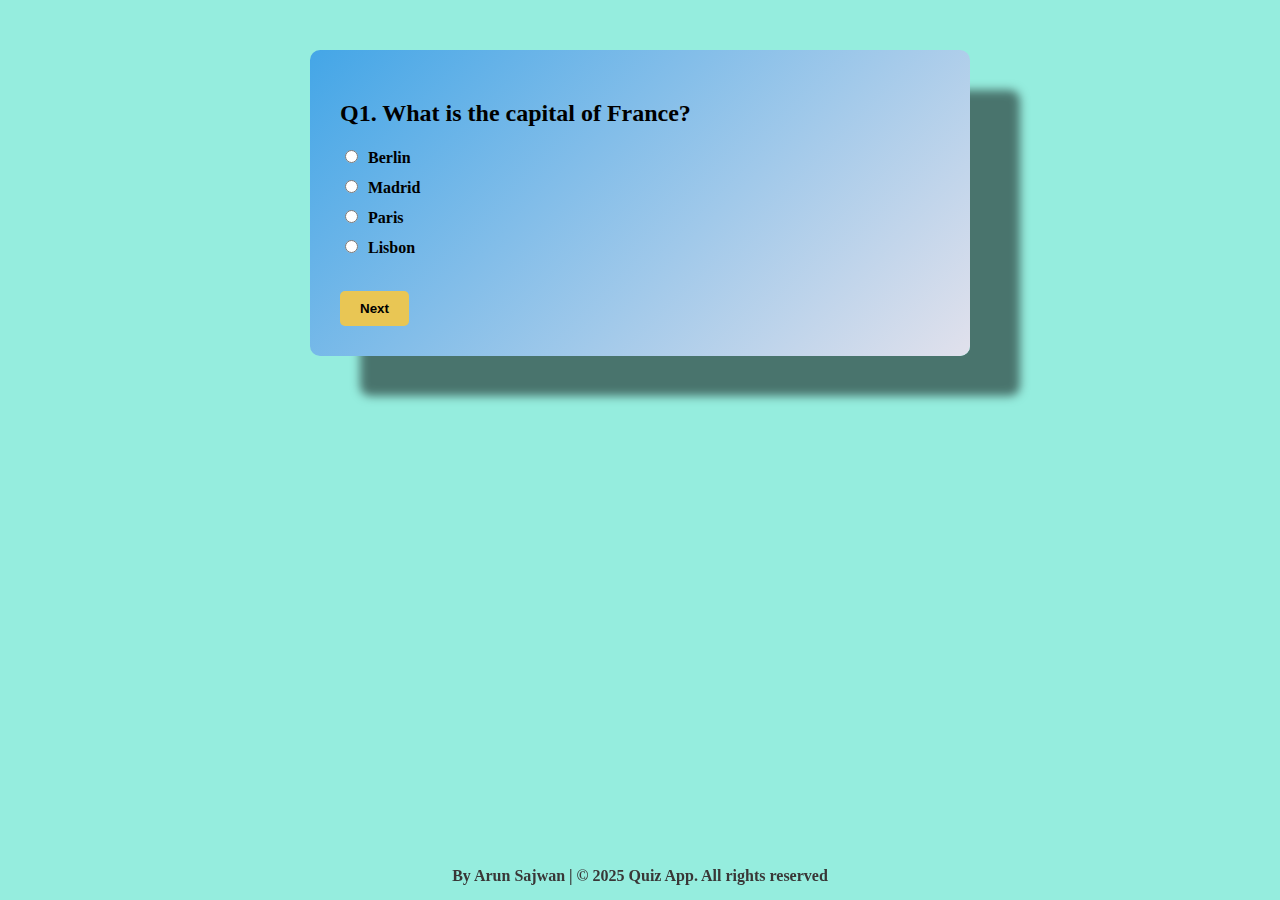
<file: Projects/Quiz_application/index.html>
<!DOCTYPE html>
<html lang="en">
<head>
  <meta charset="UTF-8">
  <meta name="viewport" content="width=device-width, initial-scale=1.0">
  <title>JavaScript Quiz App (DOM Only)</title>
</head>
<body>
  <script src="script.js"></script>
 
</body>
</html>
</file>
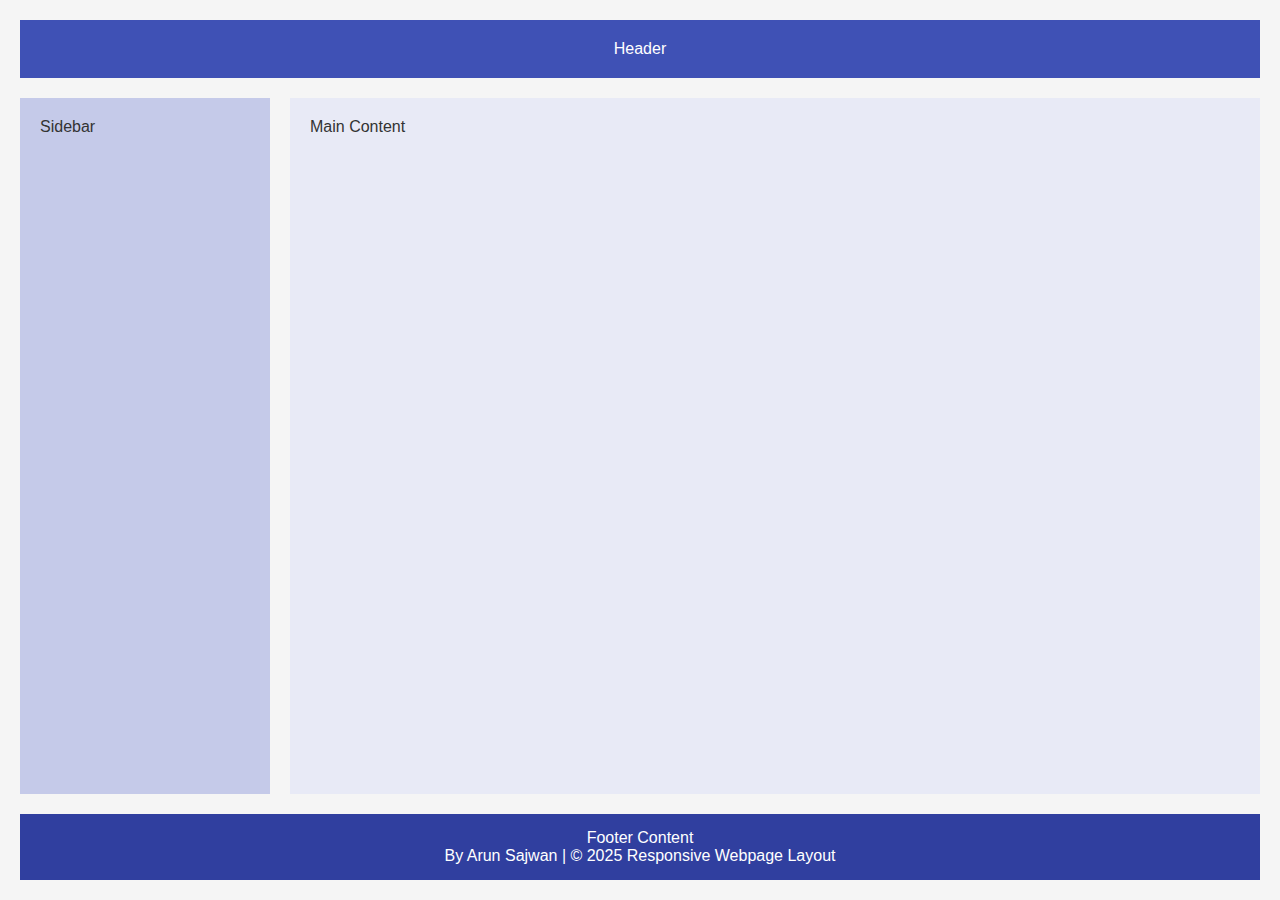
<file: Projects/responsive webpage layout/index.html>
<!DOCTYPE html>
<html lang="en">
<head>
  <meta charset="UTF-8">
  <meta name="viewport" content="width=device-width, initial-scale=1.0">
  <title>Responsive Layout</title>
  <link rel="stylesheet" href="style.css">
</head>
<body>

  <div class="container">
    <header class="header">Header</header>
    <aside class="sidebar">Sidebar</aside>
    <main class="main">Main Content</main>
    <footer class="footer" id="footer">Footer Content <p>By Arun Sajwan | © 2025 Responsive Webpage Layout</p></footer>
  </div>

</body>
</html>
</file>
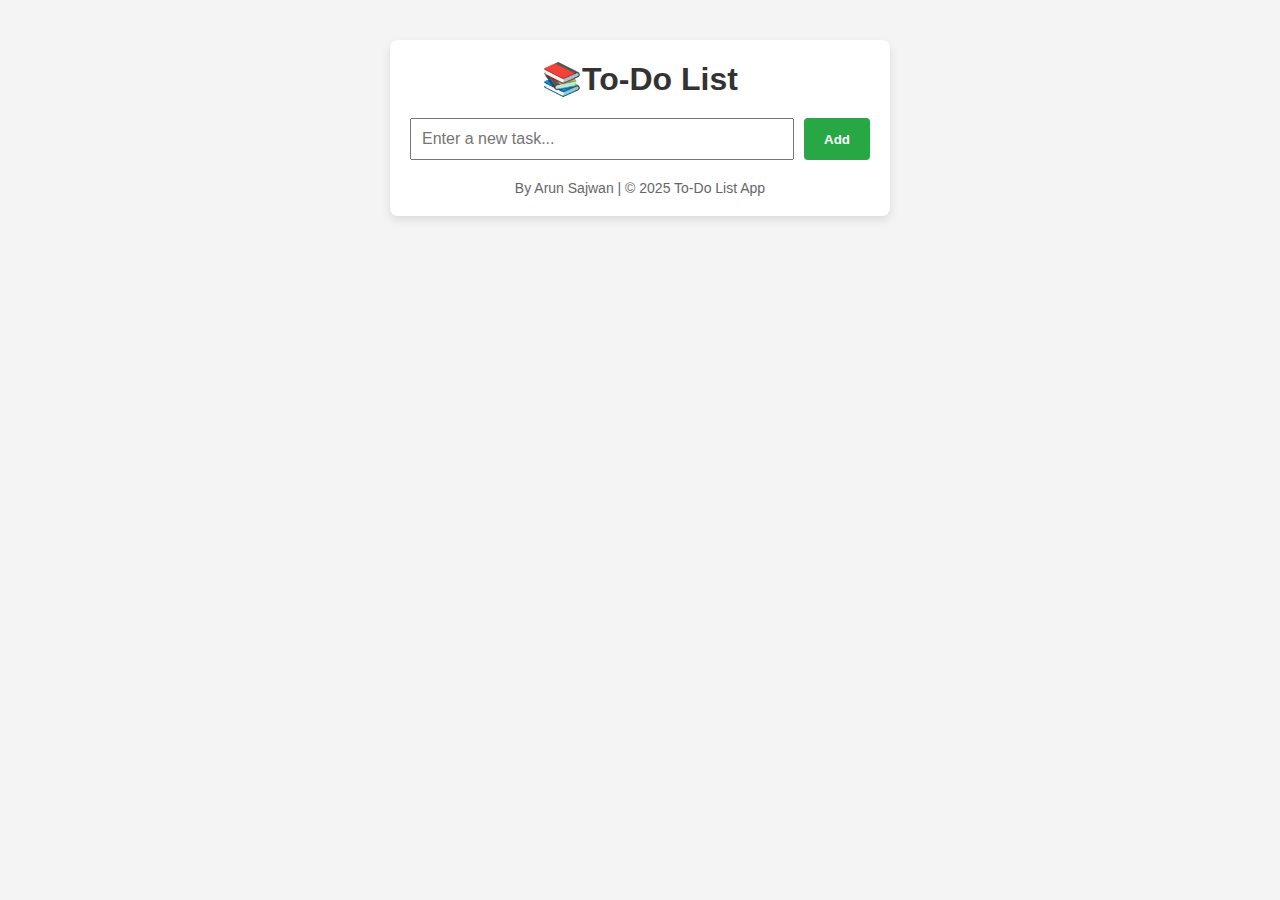
<file: Projects/To-do-List/index.html>
<!DOCTYPE html>
<html lang="en">
<head>
  <meta charset="UTF-8" />
  <meta name="viewport" content="width=device-width, initial-scale=1.0"/>
  <title>To-Do List</title>
  <link rel="stylesheet" href="style.css" />
</head>
<body>
  <div class="container">
    <!-- 😤📝🧾 -->
      <h1>📚To-Do List</h1>
    <div class="input-group">
      <input type="text" id="task-input" placeholder="Enter a new task..." />
      <button onclick="addTask()">Add</button>
    </div>
    <ul id="task-list"></ul>
    <footer class="footer">
    <p>By Arun Sajwan | © 2025 To-Do List App</p>
    </footer>
  </div>
<!-- Edit Modal -->
<div id="edit-modal" class="modal">
  <div class="modal-content">
    <h3>Edit Task</h3>
    <label for="edit-input">Task Name:</label>
    <input type="text" id="edit-input" />
    <div class="modal-buttons">
      <button id="save-btn">Save</button>
      <button id="cancel-btn">Cancel</button>
    </div>
  </div>
</div>

<script src="script.js"></script>

</body>
</html>
</file>
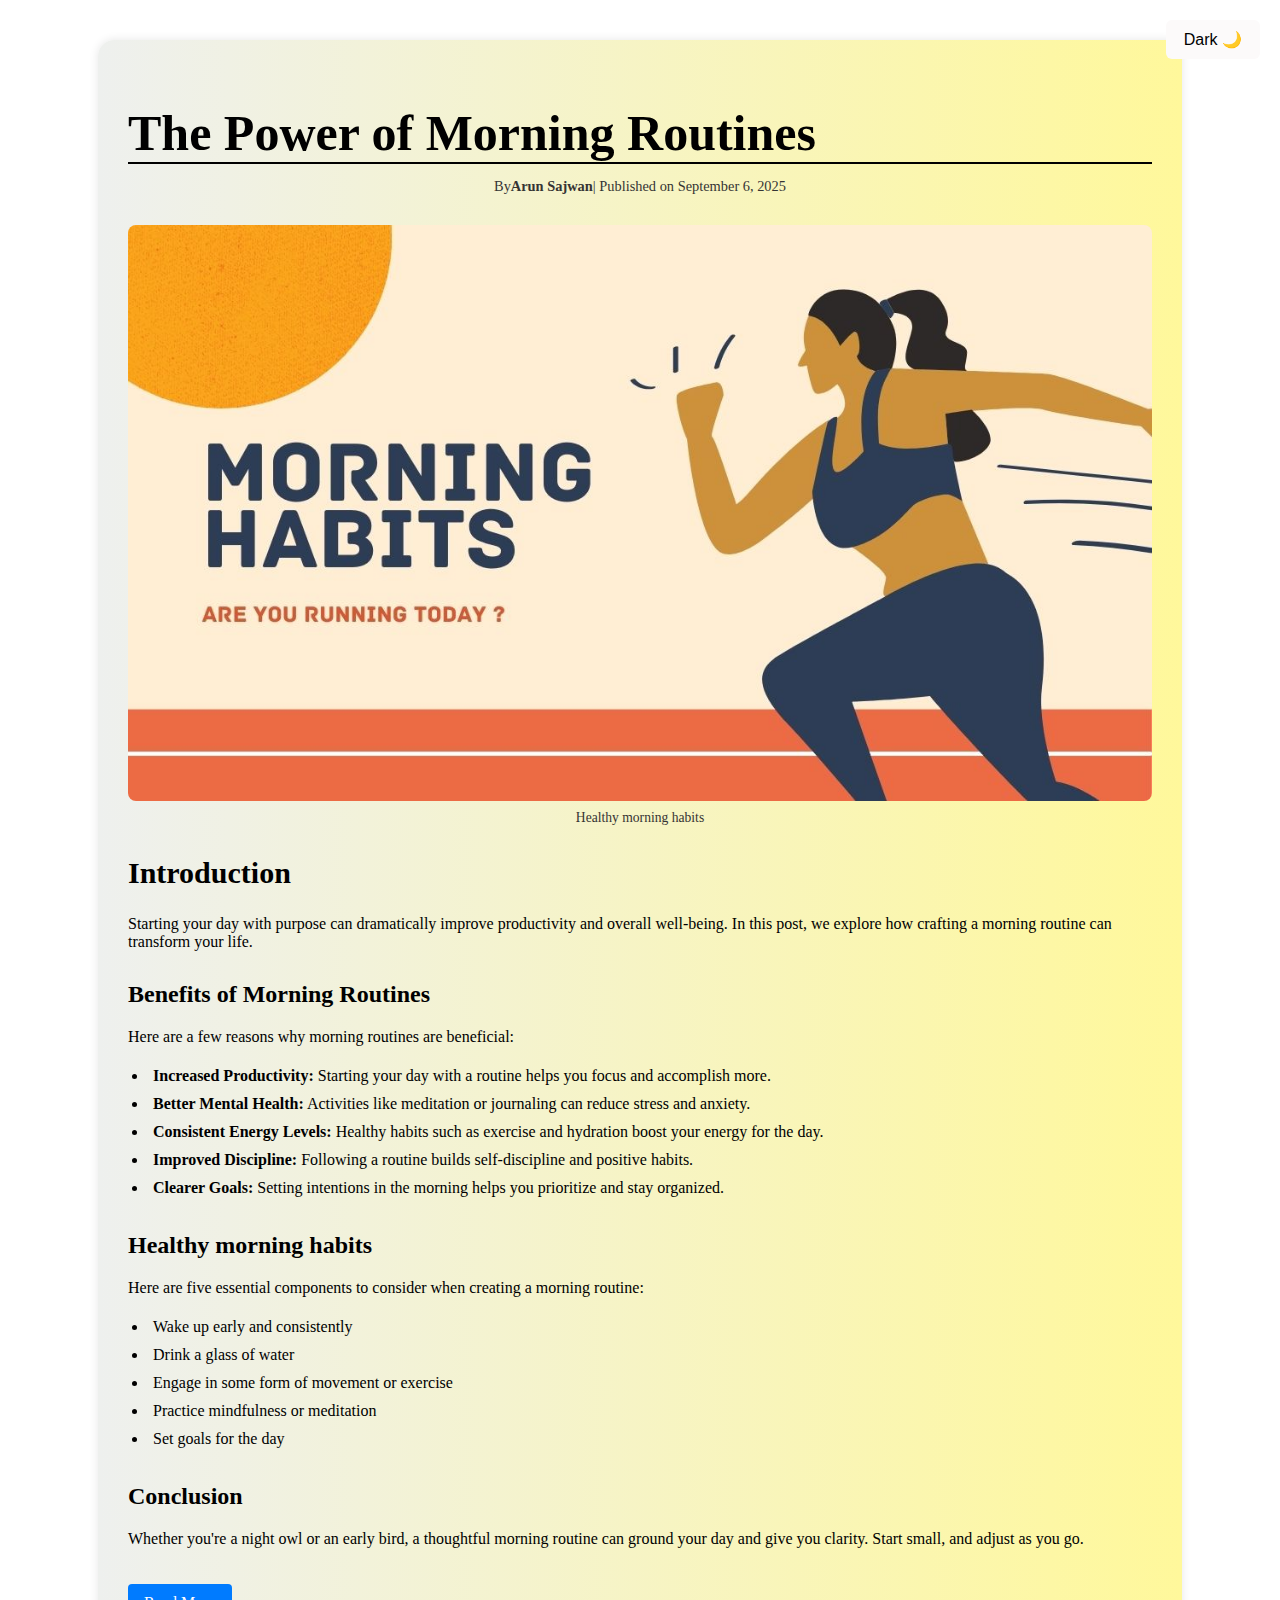
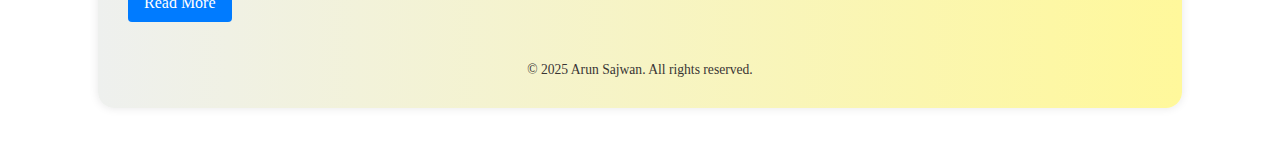
<file: Projects/blog/Blog.html>
<!DOCTYPE html>
<html lang="en">
<head>
  <meta charset="UTF-8" />
  <meta name="viewport" content="width=device-width, initial-scale=1.0"/>
  <title>The Power of Morning Routines</title>
  <style>
    body {
      font-family: 'Times New Roman', serif;
      background: white;
      margin: 0;
      padding: 0;
    }
    main {
      max-width: 80%;
      margin: 40px auto;
      background:linear-gradient(to left,rgb(255, 248, 155),rgb(238, 240, 238));
      padding: 30px;
      box-shadow: 0 0 10px rgba(0,0,0,0.1);
      border-radius: 1rem;
    }
    header {
      margin-bottom: 30px; 
    }
    header h1 {
      font-size: 50px;
      margin-bottom: 10px;
    }
    .meta {
      font-size: 0.9em;
      color: #353434;
      display: flex;
      justify-content: center;
    }
    section {
      margin-bottom: 30px;
    }
    figure {
      margin: 20px 0;
      text-align: center;
    }
    figure img {
      max-width: 100%;
      height: auto;
      border-radius: 8px;
    }
    figure figcaption {
      font-size: 0.85em;
      color: #353333;
      margin-top: 5px;
    }
    ul {
      padding-left: 20px;
    }
    a.read-more {
      display: inline-block;
      margin-top: 20px;
      text-decoration: none;
      color: #fff;
      background-color: #007BFF;
      padding: 10px 16px;
      border-radius: 4px;
    }
    a.read-more:hover {
      background-color: #07158f;
    }
    footer {
      margin-top: 40px;
      text-align: center;
      font-size: 0.85em;
      color: #383434;
    }
    li{
        padding:5px;
    }
    h1{
        border-bottom: 2px solid black;
    }
    #intro{
      font-size: 30px;
    }
  body.dark-mode {
    background: linear-gradient(to right, #232526, #414345);
    color: #f1f1f1;
  }
  body.dark-mode main {
    background: linear-gradient(to left, #222, #444);
    color: #f1f1f1;
  }
  body.dark-mode header h1,
  body.dark-mode h2,
  body.dark-mode h1 {
    color: #ffe082;
    border-bottom: 2px solid #ffe082;
  }
  body.dark-mode .meta,
  body.dark-mode figure figcaption,
  body.dark-mode footer {
    color: #bdbdbd;
  }
  body.dark-mode a.read-more {
    background-color: #333;
    color: #ffe082;
  }
  body.dark-mode a.read-more:hover {
    background-color: #555;
  }
  img:hover{
    transform: scale(1.05);
    transition: transform 0.6s ease;
    cursor: pointer;
  }
  #toggle-dark{
    position:fixed;
    top:20px;
    right:20px;
    z-index:1000;
    padding:10px 18px;
    border-radius:6px;
    border:none;
    background:#fcfafa;
    font-size:1em;
    cursor:pointer;
  }
  body.dark-mode button#toggle-dark{
    background: #0c0c0c;
    color:wheat
    
  }
  </style>
</head>
<body>
  <main>
    <article>
      <header>
        <h1>The Power of Morning Routines</h1>
        <p class="meta">By <strong>Arun Sajwan</strong> | Published on September 6, 2025</p>
            <button id="toggle-dark" class="dark-mode-toggle" onclick="toggleDarkMode()">Dark 🌙
            </button>
      </header>

      <section>
        <figure>
          <img src="5-Morning-Habits-for-Success.jpg" alt="practicing a morning routine">
          <figcaption>Healthy morning habits</figcaption>
        </figure>
      </section>

      <section>
        <h2 id="intro">Introduction</h2>
      <p class="padding">Starting your day with purpose can dramatically improve productivity and overall well-being. In this post, we explore how crafting a morning routine can transform your life.</p>
      </section>

      <section>
        <h2 id="main-content">Benefits of Morning Routines</h2>
        <p>
          Here are a few reasons why morning routines are beneficial:
        </p>
        <ul>
                <li><b>Increased Productivity:</b> Starting your day with a routine helps you focus and accomplish more.</li>
                <li><b>Better Mental Health:</b> Activities like meditation or journaling can reduce stress and anxiety.</li>
                <li><b>Consistent Energy Levels:</b> Healthy habits such as exercise and hydration boost your energy for the day.</li>
                <li><b>Improved Discipline:</b> Following a routine builds self-discipline and positive habits.</li>
                <li><b>Clearer Goals:</b> Setting intentions in the morning helps you prioritize and stay organized.</li>
        </ul>
      </section>

      <section>
        <h2 id="main-content">Healthy morning habits</h2>
      <p>Here are five essential components to consider when creating a morning routine:</p>
      <ul>
        <li>Wake up early and consistently</li>
        <li>Drink a glass of water</li>
        <li>Engage in some form of movement or exercise</li>
        <li>Practice mindfulness or meditation</li>
        <li>Set goals for the day</li>
      </ul>
      </section>

      <section aria-labelledby="conclusion">
        <h2 id="conclusion">Conclusion</h2>
        <p>
      <p>Whether you're a night owl or an early bird, a thoughtful morning routine can ground your day and give you clarity. Start small, and adjust as you go.</p>
        </p>

        <a href="#" class="read-more">Read More</a>
      </section>

    </article>
    <footer>
      &copy; 2025 Arun Sajwan. All rights reserved.
    </footer>
  </main>
  <script>
    // Toggle dark mode on button click
    document.getElementById('toggle-dark').onclick = function() {
      document.getElementById('toggle-dark').textContent = 
        document.body.classList.contains('dark-mode') ? 'Dark 🌙' : 'Light ☀️' ;
      document.body.classList.toggle('dark-mode');
    };
    
  </script>
</body>
</html>
</file>
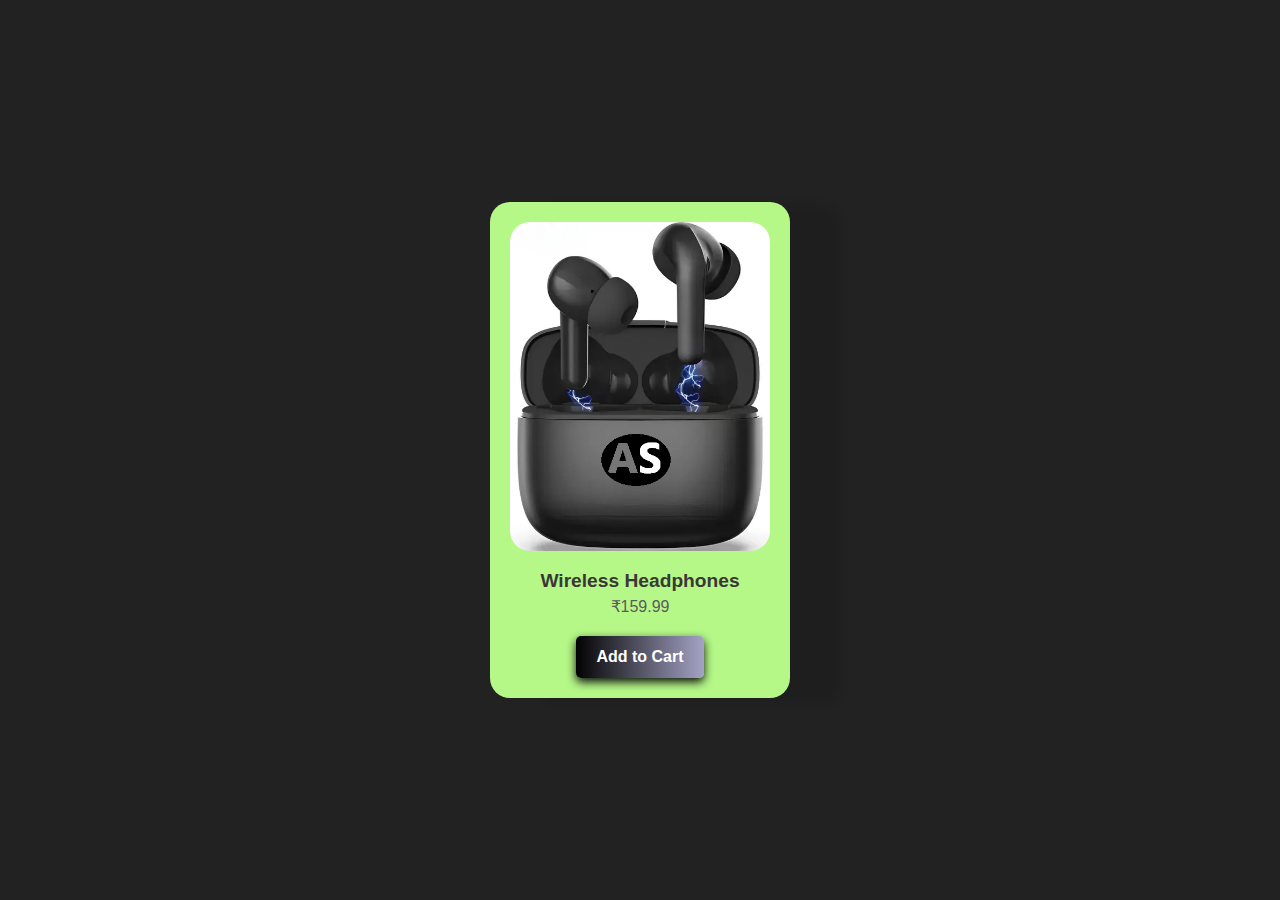
<file: Projects/product-card/product_card.html>
<!DOCTYPE html>
<html lang="en">
<head>
  <meta charset="UTF-8">
  <title>Product Card</title>
  <link rel="stylesheet" href="product_card_style.css">
</head>
<body>

  <div class="product-card">
    <img src="earbuds-prouuct-card.png" alt="Product Image" class="product-image">
    <h2 class="product-name">Wireless Headphones</h2>
    <p class="product-price">₹159.99</p>
    <button class="add-to-cart">Add to Cart</button>
  </div>

</body>
</html>
</file>
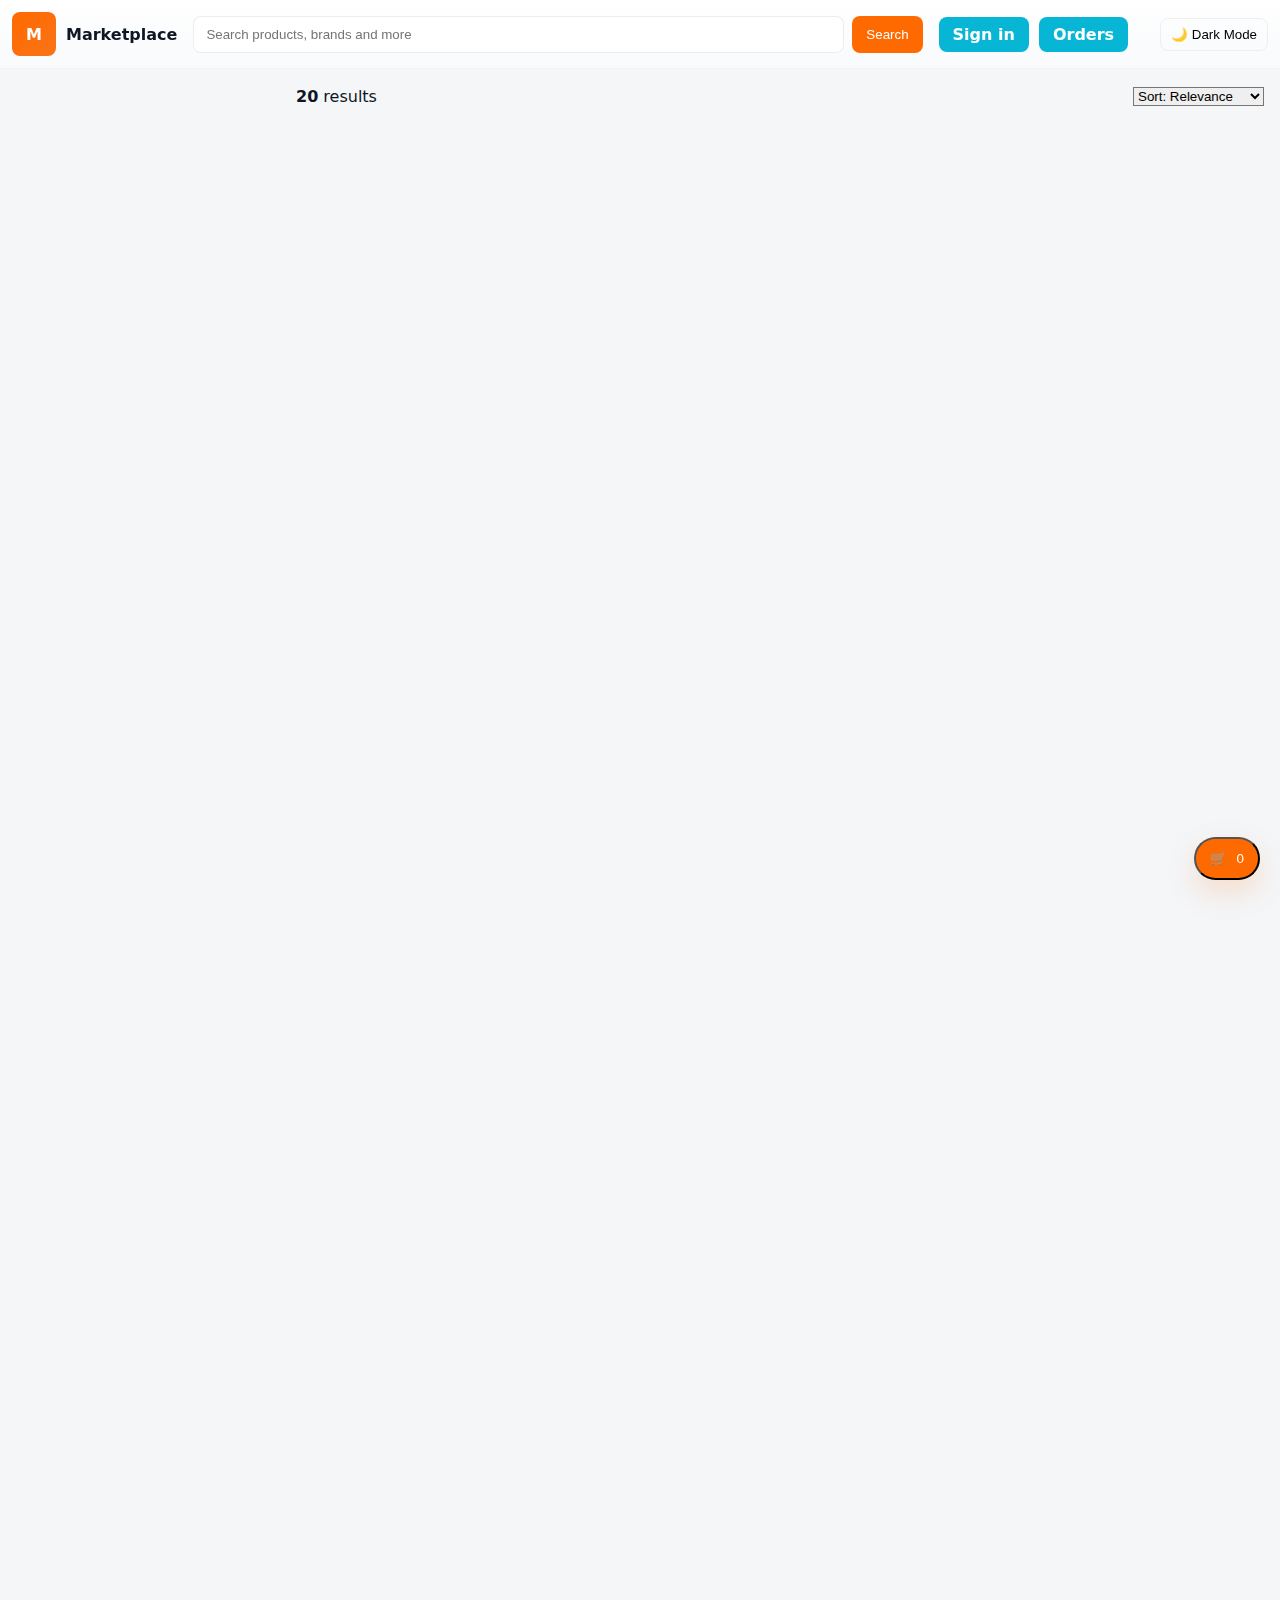
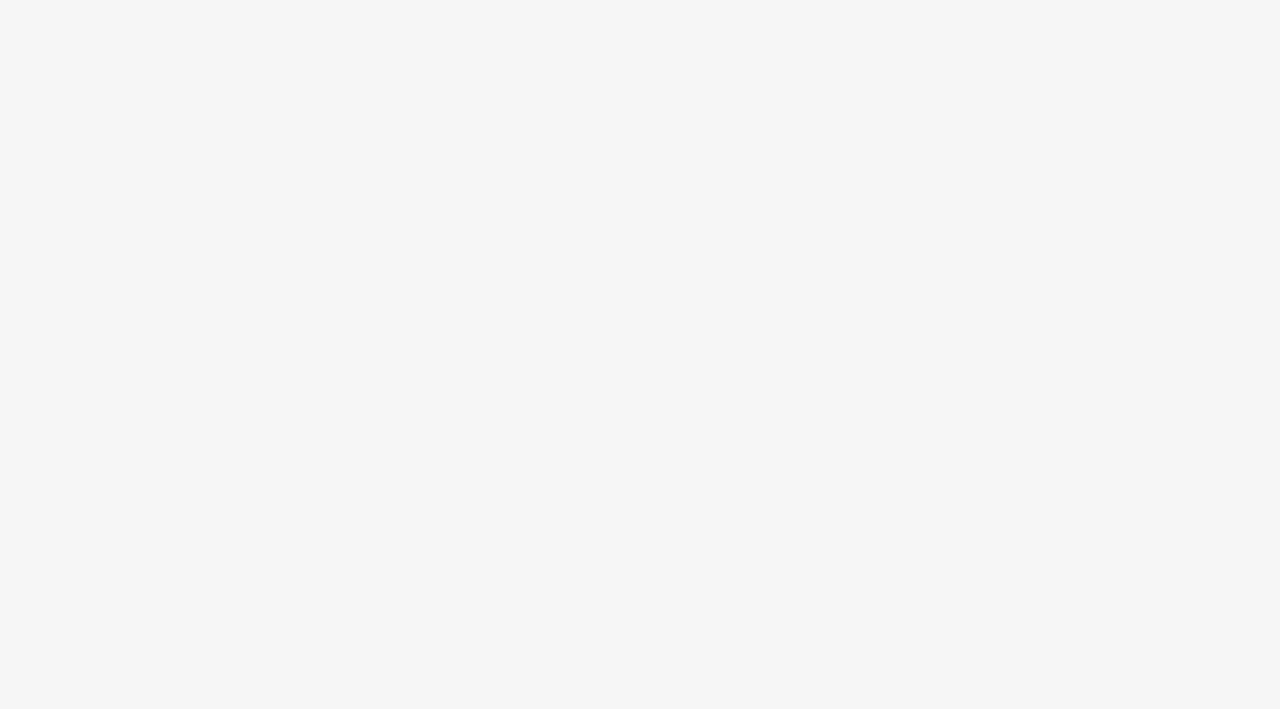
<file: Projects/website/index3.html>
<!doctype html>
<html lang="en">
<head>
  <meta charset="utf-8" />
  <meta name="viewport" content="width=device-width,initial-scale=1" />
  <title>Marketplace</title>
  <meta name="description" content="Responsive e‑commerce site with filters, cart, contact, about and comments" />
  <link rel="stylesheet" href="style.css">
</head>
<body>

<header>
  <div class="topbar">
    <div class="logo"><div class="mark">M</div><div>Marketplace</div></div>
    <div class="searchbar">
      <input id="search" placeholder="Search products, brands and more" />
      <button id="searchBtn">Search</button>
    </div> 
    <div class="account">
      <div class="navlinks">Sign in</div>
      <div class="navlinks">Orders</div>
    </div>
    <button id="toggleDark" class="btn ghost" style="margin-left:16px;">🌙 Dark Mode</button>
  </div>
</header>

<main class="container">
  <div class="layout">

    <!-- FILTERS -->
    <aside class="filters fade-up" id="filters">
      <div class="filter">
        <h4>Category</h4>
        <div id="catChips"></div>
      </div>

      <div class="filter" style="margin-top:12px">
        <h4>Price</h4>
        <div class="range">
          <input id="minPrice" type="number" placeholder="Min" style="width:100px;padding:8px;border-radius:8px;border:1px solid rgba(15,23,42,0.06)" />
          <input id="maxPrice" type="number" placeholder="Max" style="width:100px;padding:8px;border-radius:8px;border:1px solid rgba(15,23,42,0.06)" />
          <button class="btn ghost Apply" id="applyPrice">Apply</button>
        </div>
      </div>

      <div class="filter" style="margin-top:12px">
        <h4>Brand</h4>
        <div id="brandChips"></div>
      </div>

      <div style="margin-top:12px;display:flex;gap:8px">
        <button class="btn ghost" id="clearFilters">Clear</button>
      </div>
    </aside>

    <!-- PRODUCTS -->
    <section>
      <div class="controls">
        <div><strong id="resultsCount">0</strong> results</div>
        <div style="display:flex;gap:8px;align-items:center">
          <select id="sort">
            <option value="relevance">Sort: Relevance</option>
            <option value="price-asc">Price: Low to High</option>
            <option value="price-desc">Price: High to Low</option>
            <option value="rating">Top Rated</option>
          </select>
         
        </div>
      </div>

      <div class="grid" id="productGrid" aria-live="polite">
        <!-- JS injected products -->
      </div>

      <!-- pagination simple -->
      <div style="margin-top:14px;display:flex;gap:8px;justify-content:center">
        <button class="btn ghost" id="prevPage">Prev</button>
        <div id="pageInfo" style="align-self:center">Page 1</div>
        <button class="btn ghost" id="nextPage">Next</button>
      </div>

      <!-- About & Contact & Comments sections -->
      <div class="full-width" id="about">
        <h3>About Marketplace</h3>
        <p>Marketplace is a  e-commerce front-end website inspired by major online retailers. It's built with plain HTML, CSS and JavaScript focusing on responsive design, smooth animations, and useful UI patterns (filters, quick view, cart, reviews).</p>
      </div>

      <div class="full-width" id="contact">
        <h3>Contact Us</h3>
        <form id="contactForm" style="display:grid;grid-template-columns:1fr 1fr;gap:12px">
          <input name="name" placeholder="Your name" required style="padding:10px;border-radius:8px;border:1px solid rgba(15,23,42,0.06)"/>
          <input name="email" placeholder="Your email" type="email" required style="padding:10px;border-radius:8px;border:1px solid rgba(15,23,42,0.06)"/>
          <textarea name="message" placeholder="Message" required style="grid-column:1/-1;padding:10px;border-radius:8px;border:1px solid rgba(15,23,42,0.06)"></textarea>
          <button class="btn primary" type="submit">Send Message</button>
        </form>
      </div>

      <div class="full-width" id="reviews">
        <h3>Customer Comments</h3>
        <div class="reviews" id="commentList">
          <div class="review">
            <div class="meta"><strong>Alice</strong> <span class="rating">★★★★★</span> <small class="date">Apr 10, 2025</small></div>
            <p>Great product — fast shipping and excellent quality. Highly recommend!</p>
          </div>
          <div class="review">
            <div class="meta"><strong>Rohan</strong> <span class="rating">★★★★☆</span> <small class="date">May 02, 2025</small></div>
            <p>Good value for money. Customer support answered my questions quickly.</p>
          </div>
          <div class="review">
            <div class="meta"><strong>Sara</strong> <span class="rating">★★★☆☆</span> <small class="date">Jun 14, 2025</small></div>
            <p>Product is fine but delivery took longer than expected.</p>
          </div>
        </div>
        <form id="commentForm" style="margin-top:12px;display:grid;grid-template-columns:1fr 100px;gap:8px;align-items:start">
          <input name="user" placeholder="Your name" required style="padding:8px;border-radius:8px;border:1px solid rgba(15,23,42,0.06)"/>
          <select name="rating" required style="padding:8px;border-radius:8px;border:1px solid rgba(15,23,42,0.06)"><option value="5">5★</option><option value="4">4★</option><option value="3">3★</option><option value="2">2★</option><option value="1">1★</option></select>
          <textarea name="comment" placeholder="Write your review" required style="grid-column:1/-1;padding:8px;border-radius:8px;border:1px solid rgba(15,23,42,0.06)"></textarea>
          <button class="btn primary" type="submit">Post Comment</button>
        </form>
      </div>

    </section>
  </div>
</main>

<!-- quick view modal -->
<div class="modal" id="modal"><div class="modal-panel" role="dialog" aria-modal="true"><div id="modalLeft"></div><div id="modalRight"></div></div></div>

<button class="cartfloat" id="openCart">🛒 <span id="cartCount">0</span></button>

<footer style="margin-top:30px;padding:30px;background:linear-gradient(180deg,#fff,#fbfbfb);border-top:1px solid rgba(15,23,42,0.03)">
  <div class="container" style="display:flex;gap:20px;flex-wrap:wrap;align-items:flex-start;justify-content:space-between">
    <div style="max-width:520px">
      <h4>Marketplace </h4>
      <p style="color:var(--muted)">This demo is for learning and prototyping. Replace images and data with  real content to build a production store.</p>
    </div>
    <div>
      <h4>Quick links</h4>
      <ul style="list-style:none;padding:0;color:var(--muted)"><li>About</li><li>Contact</li><li>Privacy</li></ul>
    </div>
    <div>
      <h4>Follow</h4>
      <div style="display:flex;gap:8px"><div class="chip">Twitter</div><div class="chip">Instagram</div></div>
    </div>
  </div>
  <div class="container">
    <p>By Arun Sajwan | © 2025 Marketplace. All rights reserved.</p>
  </div>
</footer>
<script src="script.js"></script>
</body>
</html>
</file>
<file: Projects/To-do-List/style.css>
* {
  box-sizing: border-box;
  margin: 0;
  padding: 0;
}

body {
  font-family: 'Segoe UI', Tahoma, Geneva, Verdana, sans-serif;
  background-color: #f4f4f4;
  display: flex;
  justify-content: center;
  align-items: flex-start;
  min-height: 100vh;
  padding: 40px 20px;
}

.container {
  background: #fff;
  padding: 20px;
  width: 100%;
  max-width: 500px;
  border-radius: 8px;
  box-shadow: 0 4px 10px rgba(0,0,0,0.1);
}

h1 {
  text-align: center;
  margin-bottom: 20px;
  color: #333;
}

.input-group {
  display: flex;
  gap: 10px;
  margin-bottom: 20px;
}

.input-group input {
  flex: 1;
  padding: 10px;
  font-size: 16px;
}

.input-group button {
  padding: 10px 20px;
  background-color: #28a745;
  border: none;
  color: #fff;
  font-weight: bold;
  cursor: pointer;
  border-radius: 4px;
}

.input-group button:hover {
  background-color: #218838;
}

#task-list {
  list-style: none;
}

.task {
  display: flex;
  justify-content: space-between;
  align-items: center;
  background: #fafafa;
  padding: 10px;
  margin-bottom: 10px;
  border-left: 5px solid transparent;
  transition: 0.3s;
}

.task.completed {
  text-decoration: line-through;
  color: #888;
  border-left: 5px solid #28a745;
}

.task .actions button {
  margin-left: 5px;
  background: none;
  border: none;
  cursor: pointer;
  font-size: 16px;
}

.task .actions button.edit {
  color: #007bff;
}

.task .actions button.delete {
  color: #dc3545;
}

.task .actions button.complete {
  color: #28a745;
}

@media (max-width: 600px) {
  .input-group {
    flex-direction: column;
  }

  .input-group input,
  .input-group button {
    width: 100%;
  }
}

/* Modal styles */
.modal {
  display: none; /* Hidden by default */
  position: fixed;
  z-index: 1000;
  left: 0;
  top: 0;
  width: 100vw;
  height: 100vh;
  background-color: rgba(0,0,0,0.5);
  justify-content: center;
  align-items: center;
}

.modal-content {
  background: #fff;
  padding: 20px 30px;
  border-radius: 8px;
  width: 90%;
  max-width: 350px;
  box-shadow: 0 4px 15px rgba(0,0,0,0.3);
  text-align: center;
}

.modal-content h3 {
  margin-bottom: 15px;
  color: #333;
}

.modal-content input {
  width: 100%;
  padding: 10px;
  font-size: 16px;
  margin-bottom: 20px;
  border-radius: 4px;
  border: 1px solid #ccc;
}

.modal-buttons button {
  padding: 10px 20px;
  margin: 0 10px;
  border: none;
  cursor: pointer;
  border-radius: 4px;
  font-weight: bold;
}

#save-btn {
  background-color: #28a745;
  color: white;
}

#save-btn:hover {
  background-color: #218838;
}

#cancel-btn {
  background-color: #dc3545;
  color: white;
}

#cancel-btn:hover {
  background-color: #c82333;
}
.footer{
    text-align: center;
    margin-top: 20px;
    color: #666;
    font-size: 14px;
}
</file>
<file: Projects/website/style.css>
:root{
      --bg:#f4f6f8; --card:#fff; --muted:#6b7280; --accent:#ff6a00; --accent-2:#06b6d4; --glass:rgba(0,0,0,0.04);
      --radius:12px; --gap:16px; --max-width:1200px; --shadow: 0 8px 24px rgba(15,23,42,0.06);
      font-family: Inter, system-ui, -apple-system, 'Segoe UI', Roboto, 'Helvetica Neue', Arial;
    }
   * {
    
    background-position: center;
    background-size: cover;
  margin: 0;
  padding: 0;
  box-sizing: border-box;
}
    html,body{height:100%;margin:0;background:var(--bg);color:#0f1724}
    a{color:inherit;text-decoration:none}

    /* header */
    header{background:linear-gradient(180deg,#fff,#f8fafc);border-bottom:1px solid rgba(15,23,42,0.05);position:sticky;top:0;z-index:90}
    .topbar{max-width:var(--max-width);margin:0 auto;display:flex;align-items:center;gap:16px;padding:12px}
    .logo{display:flex;align-items:center;gap:10px;font-weight:800}
    .logo .mark{width:44px;height:44px;border-radius:8px;background:linear-gradient(135deg,var(--accent),#f97316);display:flex;align-items:center;justify-content:center;color:white;font-weight:900}
    .searchbar{flex:1;display:flex;gap:8px}
    .searchbar input{flex:1;padding:10px 12px;border-radius:8px;border:1px solid rgba(15,23,42,0.08);outline:none}
    .searchbar button{padding:10px 14px;border-radius:8px;border:none;background:var(--accent);color:white;cursor:pointer}
    .account{display:flex;align-items:center;gap:10px}
    .navlinks{background:var(--accent-2);color:white;padding:8px 14px;border-radius:8px;font-weight:600}

    /* Dark theme styles */
body.dark {
  background: #181a1b;
  color: #f5f5f5;
}

body.dark .header,
body.dark header,
body.dark .footer,
body.dark footer {
  background: #23272a !important;
  color: #f5f5f5 !important;
}

body.dark .container,
body.dark .main,
body.dark .sidebar,
body.dark .filters,
body.dark .full-width,
body.dark .modal-panel {
  background: #23272a !important;
  color: #f5f5f5 !important;
}

body.dark input,
body.dark textarea,
body.dark select {
  background: #23272a;
  color: #f5f5f5;
  border-color: #444;
}

body.dark .btn,
body.dark .chip {
  background: #444 !important;
  color: #f5f5f5 !important;
  border-color: #666 !important;
}
/* Dark theme for cards and UI elements */
body.dark .grid > div,
body.dark .card,
body.dark .chip,
body.dark .modal-panel,
body.dark .filters,
body.dark .full-width,
body.dark .main,
body.dark .sidebar {
  background: #23272a !important;
  color: #f5f5f5 !important;
  border-color: #444 !important;
  box-shadow: 0 2px 8px rgba(0,0,0,0.4);
}

body.dark .btn,
body.dark .btn.ghost,
body.dark .btn.primary {
  background: #444 !important;
  color: #f5f5f5 !important;
  border-color: #666 !important;
}

body.dark input,
body.dark textarea,
body.dark select {
  background: #181a1b !important;
  color: #f5f5f5 !important;
  border-color: #444 !important;
}

body.dark .modal-panel {
  background: #181a1b !important;
}

body.dark .cartfloat {
  background: #23272a !important;
  color: #f5f5f5 !important;
  border-color: #444 !important;
}

/* Dark theme for customer comments section */
body.dark .reviews,
body.dark .reviews > div {
  background: #23272a !important;
  color: #f5f5f5 !important;
  border-color: #444 !important;
}

body.dark #commentForm,
body.dark #commentForm input,
body.dark #commentForm textarea,
body.dark #commentForm select {
  background: #181a1b !important;
  color: #f5f5f5 !important;
  border-color: #444 !important;
}

body.dark #commentForm button {
  background: #444 !important;
  color: #f5f5f5 !important;
  border-color: #666 !important;
}

    /* layout */
    .container{max-width:var(--max-width);margin:18px auto;padding:0 16px}
    .layout{display:grid;grid-template-columns:260px 1fr;gap:20px}

    /* filters */
    .filters{background:var(--card);padding:16px;border-radius:12px;box-shadow:var(--shadow);height:fit-content;position:sticky;top:76px}
    .filter h4{margin-bottom:8px}
    .chip{display:inline-flex;align-items:center;gap:8px;padding:8px 10px;border-radius:999px;background:var(--glass);border:1px solid rgba(15,23,42,0.03);cursor:pointer;margin:0px 6px 6px 0}
    .range{display:block;gap:8px;align-items:center}
    .Apply{ margin-top:4px; }

    /* products */
    .controls{display:flex;justify-content:space-between;align-items:center;margin-bottom:12px}
    .grid{display:grid;grid-template-columns:repeat(3,1fr);gap:16px}
    .card{background:var(--card);border-radius:12px;padding:12px;border:1px solid rgba(15,23,42,0.04);box-shadow:var(--shadow);cursor:pointer;transition:transform .22s ease,box-shadow .22s;display:flex;flex-direction:column}
    .card:hover{transform:translateY(-8px);box-shadow:0 20px 40px rgba(15,23,42,0.08)}
    .thumb{height:180px;border-radius:8px;overflow:hidden;display:flex;align-items:center;justify-content:center;background:linear-gradient(180deg,#eef2ff,#fff)}
    .thumb img{max-width:100%;max-height:100%;object-fit:cover;transition: transform 0.4s cubic-bezier(.4,2,.6,1)}
    .card:hover .thumb img {transform: scale(1.08) rotate(-2deg);}
    .meta{padding:10px 6px;flex:1;display:flex;flex-direction:column}
    .title{font-weight:700;margin-bottom:6px}
    .price{font-weight:900;color:var(--accent);margin-top:auto}
    .card .actions{display:flex;gap:8px;margin-top:10px}
    .btn{padding:8px 10px;border-radius:8px;border:none;cursor:pointer}
    .btn.primary{background:var(--accent);color:white}
    .btn.ghost{background:transparent;border:1px solid rgba(15,23,42,0.06)}

    /* quick view modal */
    .modal{position:fixed;inset:0;background:rgba(2,6,23,0.6);display:none;align-items:center;justify-content:center;z-index:120}
    .modal.show{display:flex}
    .modal-panel{background:white;width:min(920px,95%);border-radius:12px;padding:18px;display:grid;grid-template-columns:1fr 1fr;gap:12px}

    /* reviews/comments */
    .reviews{background:var(--card);padding:16px;border-radius:12px;box-shadow:var(--shadow);}
    .comment{border-bottom:1px dashed rgba(15,23,42,0.06);padding:10px 0}

    /* contact/about */
    .full-width{background:var(--card);padding:18px;border-radius:12px;box-shadow:var(--shadow);margin-top:18px}

    /* cart float */
    .cartfloat{position:fixed;right:20px;bottom:20px;background:var(--accent);color:white;padding:12px 14px;border-radius:30px;display:flex;gap:10px;align-items:center;z-index:110;box-shadow:0 12px 30px rgba(255,106,0,0.18)}

    /* responsive */
    @media (max-width:1000px){.grid{grid-template-columns:repeat(2,1fr)}.layout{grid-template-columns:1fr} .filters{position:relative;top:0}}
    @media (max-width:640px){.grid{grid-template-columns:1fr}.topbar{flex-direction:column;align-items:stretch}.searchbar{order:3}.logo{order:1}.account{order:2;justify-content:flex-end}}

    /* nice micro-animations */
    .fade-up{opacity:0;transform:translateY(8px);animation:fadeUp .5s forwards}
    @keyframes fadeUp{to{opacity:1;transform:none}}
  @media (max-width: 600px) {
  .your-element {
    width: 100%;
    padding: 10px;
    text-align: center;
    background-position: center;
  }
}

/* Fix: prevent right-side space / horizontal overflow on small screens */
html, body {
  overflow-x: hidden; /* hide any accidental horizontal overflow */
  -webkit-overflow-scrolling: touch;
}

/* Ensure layout panels never exceed viewport width */
.container,
.topbar,
.layout,
.modal-panel {
  box-sizing: border-box;
  max-width: 100%;
  width: 100%;
}

/* Make modal safe on small screens */
.modal-panel {
  width: calc(100% - 32px); /* leave page padding on both sides */
  max-width: 920px;
  margin: 0 auto;
}

/* Images & thumbs should never grow past their container */
img,
.thumb img {
  max-width: 100%;
  height: auto;
  display: block;
}
</file>
<file: Projects/responsive webpage layout/style.css>
/* Basic Reset */
* {
  margin: 0;
  padding: 0;
  box-sizing: border-box;
}

body {
  font-family: Arial, sans-serif;
  background: #f5f5f5;
  color: #333;
}

/* Container layout using CSS Grid */
.container {
  display: grid;
  grid-template-areas: 
    "header header"
    "sidebar main"
    "footer footer";
  grid-template-columns: 250px 1fr;
  grid-template-rows: auto 1fr auto;
  gap: 20px;
  padding: 20px;
  min-height: 100vh;
}

/* Grid area assignments */
.header {
  grid-area: header;
  background: #3f51b5;
  color: white;
  padding: 20px;
  text-align: center;
}

.sidebar {
  grid-area: sidebar;
  background: #c5cae9;
  padding: 20px;
}

.main {
  grid-area: main;
  background: #e8eaf6;
  padding: 20px;
}

.footer {
  grid-area: footer;
  background: #303f9f;
  color: white;
  text-align: center;
  padding: 15px;
}

/* ✅ Responsive layout for small screens */
@media (max-width: 768px) {
  .container {
    grid-template-areas: 
      "header"
      "sidebar"
      "main"
      "footer";
    grid-template-columns: 100%;
    grid-template-rows: auto;
  }
}
p{
  
}
</file>
<file: Projects/product-card/product_card_style.css>
/* Reset default browser styles */
* {
  margin: 0;
  padding: 0;
  box-sizing: border-box;
}

body {
  display: flex;
  justify-content: center;
  align-items: center;
  height: 100vh;
  background-color: #222222;
  font-family: 'Segoe UI', Tahoma, Geneva, Verdana, sans-serif;
}

.product-card {
  background-color: #b5f888;
  width: 300px;
  border-radius: 20px;
  box-shadow: 50px 4px 10px rgba(12, 12, 12, 0.15);
  padding: 20px;
  text-align: center;
  transition: transform 0.3s ease;
}

.product-card:hover {
  transform: translateY(-20px);
  cursor: pointer;
}

.product-image {
  width: 100%;
  border-radius: 20px;
}
.product-image:hover{
  transform: scale(1.02);
  transition: transform 0.5s ease;
}

.product-name {
  font-size: 1.2rem;
  margin: 15px 0 5px;
  color: #3b3737;
}

.product-price {
  font-size: 1rem;
  color: #5c5b5b;
  margin-bottom: 20px;
}

.add-to-cart {
  background: linear-gradient(90deg,#030303 0%, #a4a3c5 100%);
  color: white ;
  border: none;
  padding: 12px 20px;
  border-radius: 5px;
  font-size: 1rem;
  font-weight: bold;
  cursor: pointer;
  transition: background-color 0.3s ease, transform 0.2s ease;
  box-shadow: #0c0c0c 0px 4px 10px;
}

.add-to-cart:hover {
  transform: scale(1.05);
  transition: transform 0.5s ease;
}
</file>
